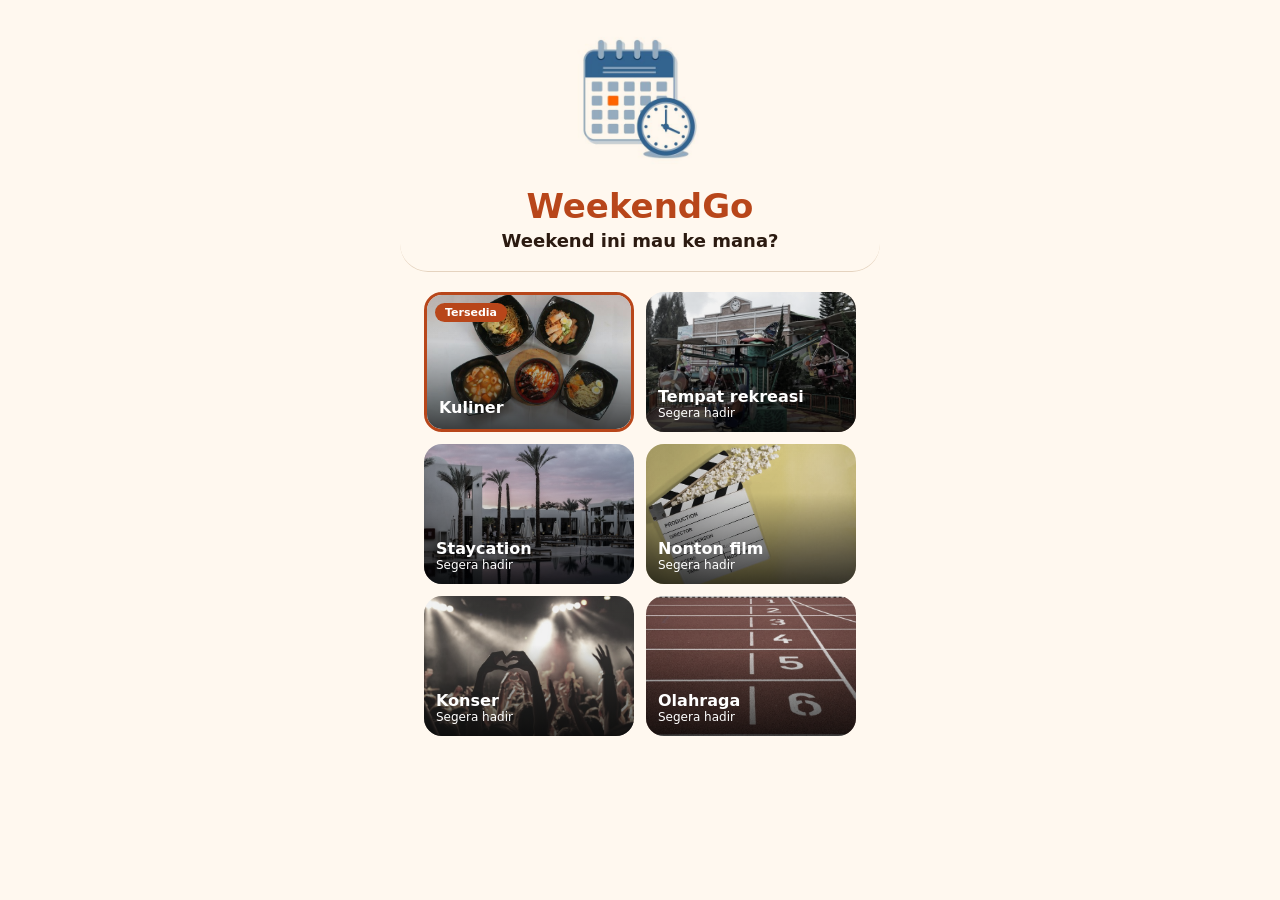
<file: index.html>
<!DOCTYPE html>
<html lang="id">
<head>
  <meta charset="UTF-8">
  <meta name="viewport" content="width=device-width, initial-scale=1.0">
  <title>Weekend Go</title>
  <link rel="stylesheet" href="css/style.css">
</head>
    <header class="hero">
    <div class="hero-text">
            <img src="assets/images/calender.jpg" alt="Ilustrasi kalender dan jam" width="150" height="150" style="margin: 0 auto 8px; mix-blend-mode: multiply;">
      <p class="brand">WeekendGo</p>
      <h1>Weekend ini mau ke mana?</h1>
    </div>
  </header>

  <main class="home">

        <nav class="menu">
      <a href="search.html" class="menu-item active">
        <img src="assets/images/food.jpg" alt="Hidangan kuliner">
        <div class="menu-text">
          <span>Kuliner</span>
          <small>Tersedia</small>
        </div>
      </a>
      <div class="menu-item disabled">
        <img src="assets/images/recreation.jpg" alt="Taman bermain">
        <div class="menu-text">
          <span>Tempat rekreasi</span>
          <small>Segera hadir</small>
        </div>
      </div>
      <div class="menu-item disabled">
        <img src="assets/images/staycation.jpg" alt="Kolam renang resor">
        <div class="menu-text">
          <span>Staycation</span>
          <small>Segera hadir</small>
        </div>
      </div>
      <div class="menu-item disabled">
        <img src="assets/images/movie.jpg" alt="Clapperboard dan popcorn" class="img-left">
        <div class="menu-text">
          <span>Nonton film</span>
          <small>Segera hadir</small>
        </div>
      </div>
      <div class="menu-item disabled">
        <img src="assets/images/concert.jpg" alt="Penonton konser">
        <div class="menu-text">
          <span>Konser</span>
          <small>Segera hadir</small>
        </div>
      </div>
      <div class="menu-item disabled">
        <img src="assets/images/sports.jpg" alt="Lintasan lari">
        <div class="menu-text">
          <span>Olahraga</span>
          <small>Segera hadir</small>
        </div>
      </div>
    </nav>
  </main>
</html>
</file>
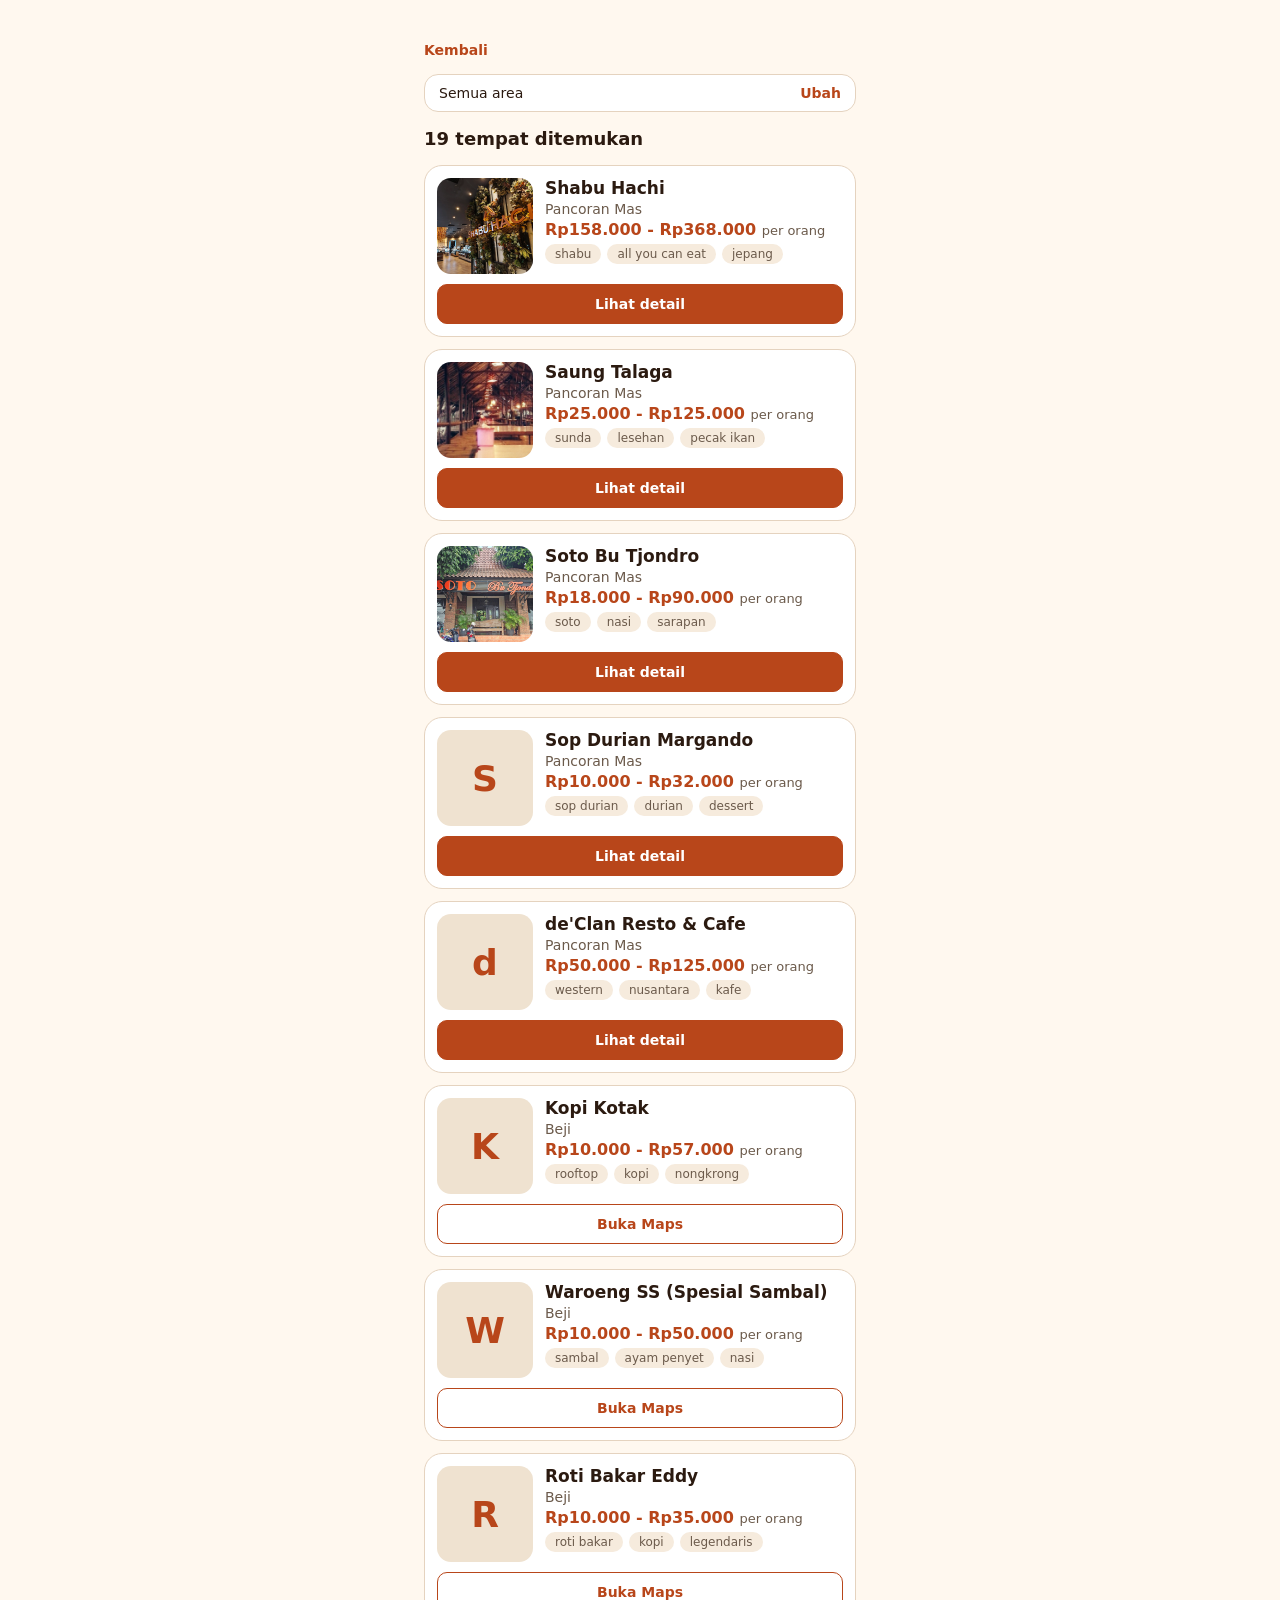
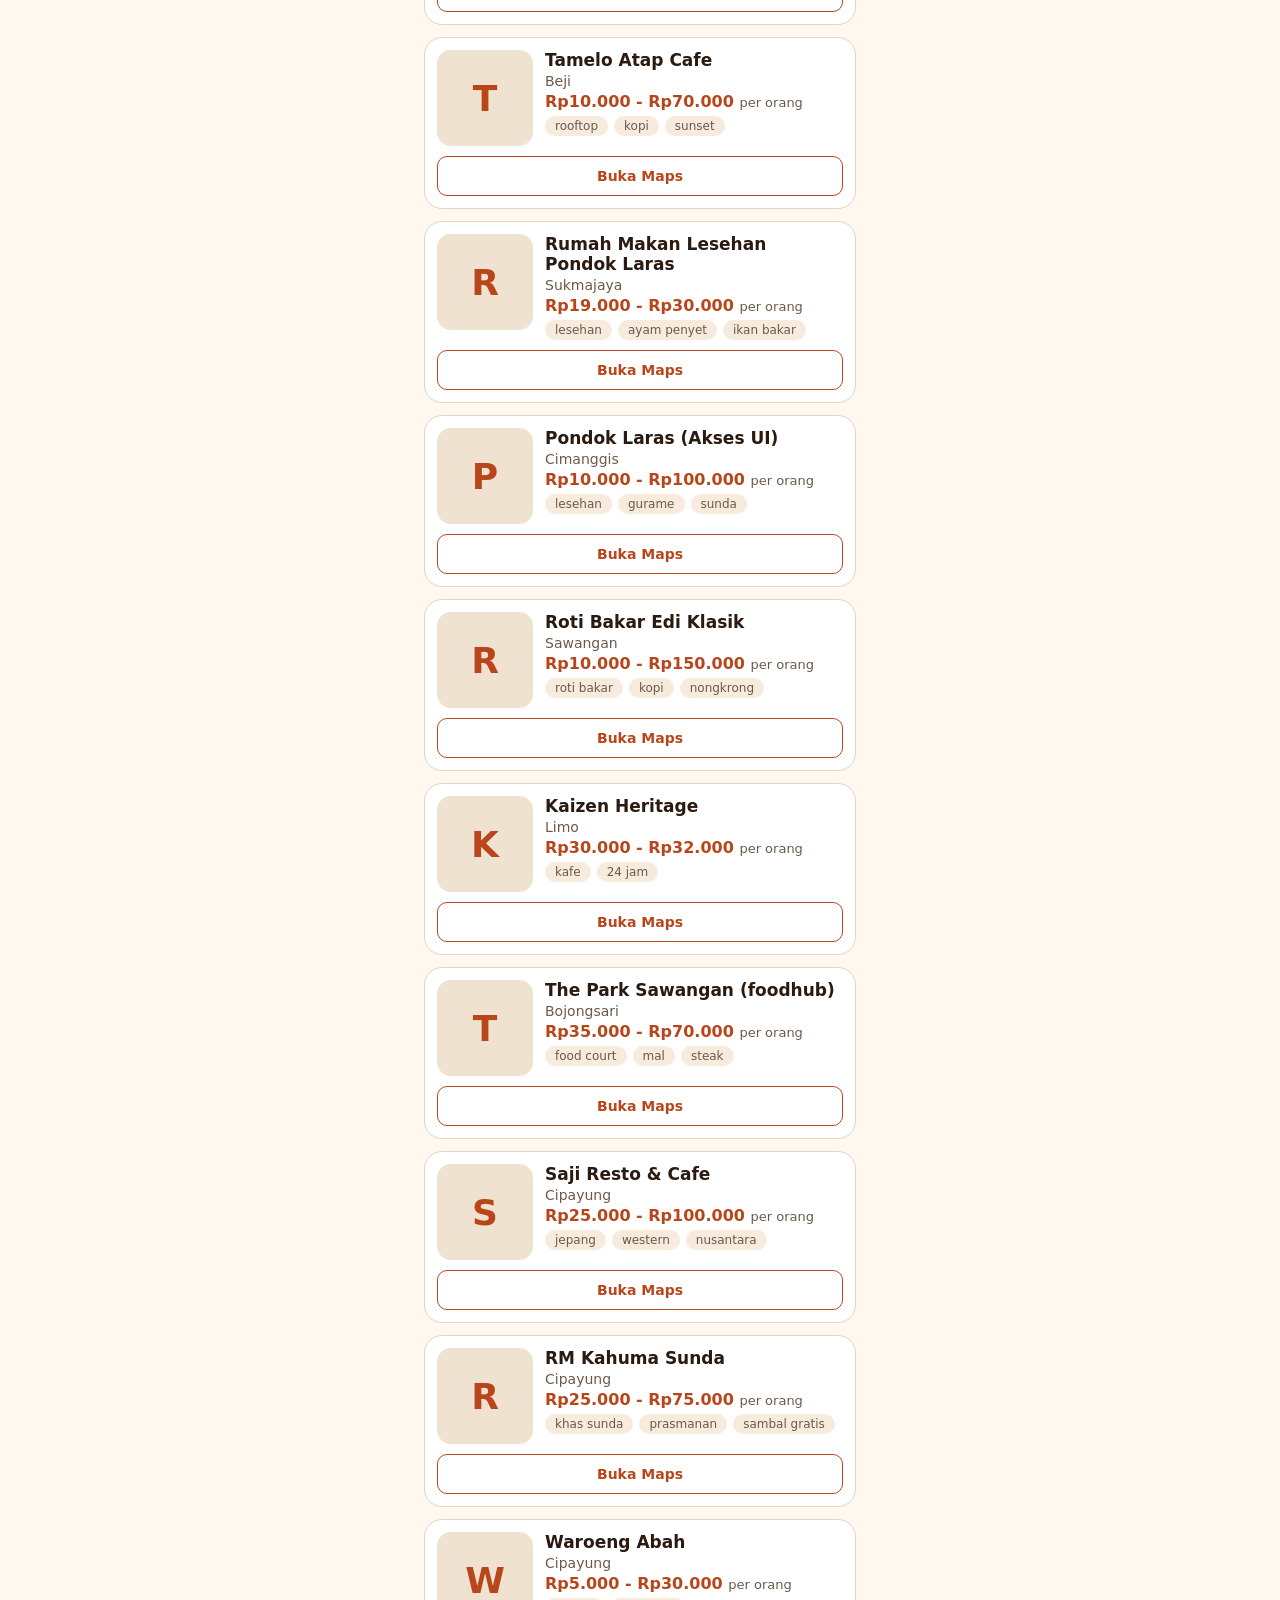
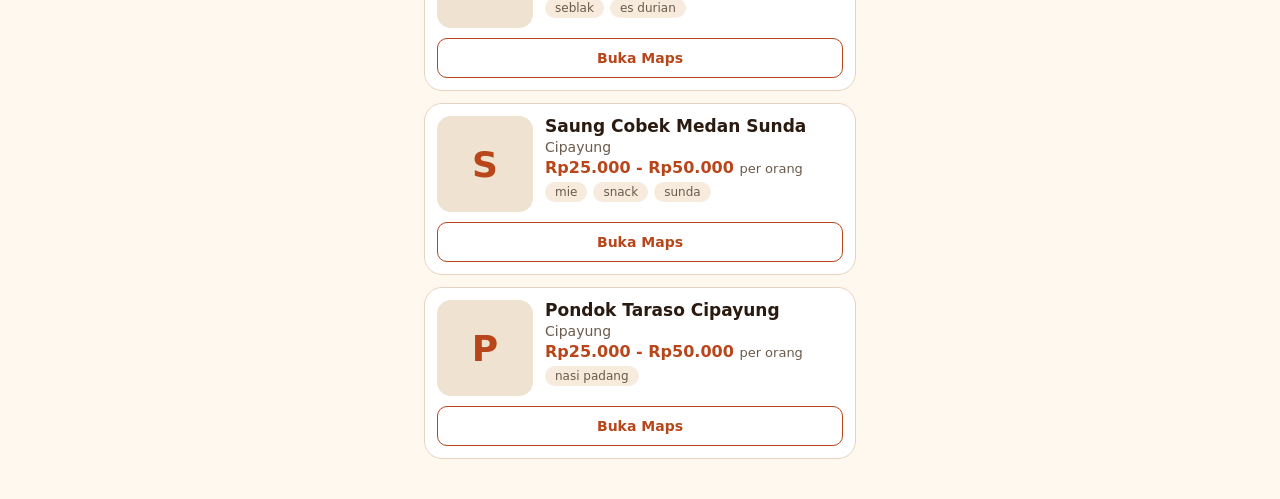
<file: results.html>
<!DOCTYPE html>
<html lang="id">
<head>
  <meta charset="UTF-8">
  <meta name="viewport" content="width=device-width, initial-scale=1.0">
  <title>Hasil Pencarian - Weekend Go</title>
  <link rel="stylesheet" href="css/style.css">
</head>
<body>
  <main>
    <a href="search.html" class="back-link">Kembali</a>

    <div class="summary-bar">
      <span id="summary"></span>
      <a href="search.html">Ubah</a>
    </div>

    <section id="results"></section>
  </main>

  <script src="js/data.js"></script>
  <script src="js/results.js"></script>
</body>
</html>
</file>
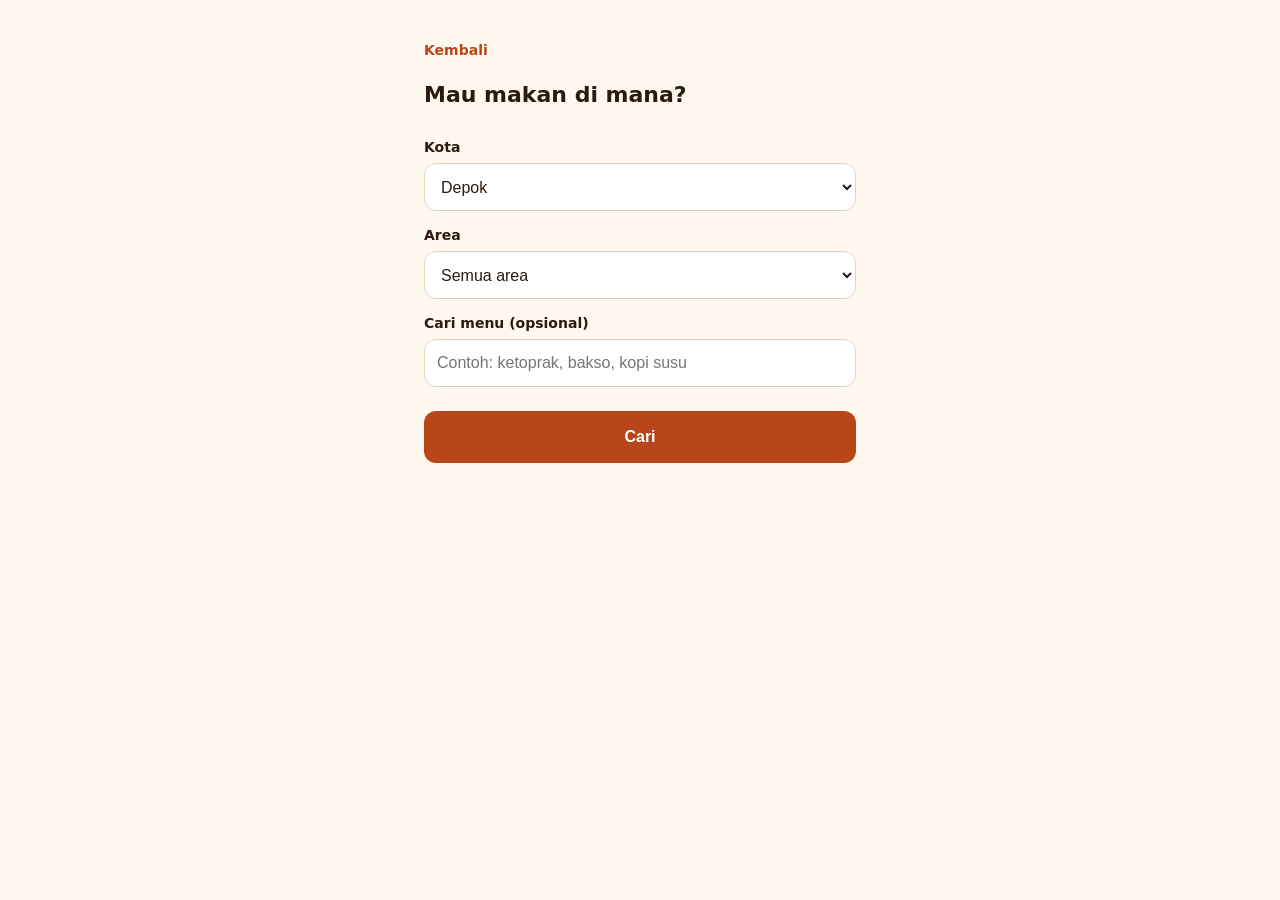
<file: search.html>
<!DOCTYPE html>
<html lang="id">
<head>
  <meta charset="UTF-8">
  <meta name="viewport" content="width=device-width, initial-scale=1.0">
  <title>Cari Kuliner - Weekend Go</title>
  <link rel="stylesheet" href="css/style.css">
</head>
<body>
    <main>
    <a href="index.html" class="back-link">Kembali</a>
    <h1>Mau makan di mana?</h1>

    <form id="search-form" action="results.html" method="get">
      <label for="city">Kota</label>
      <select id="city" name="city">
        <option value="depok" selected>Depok</option>
        <option value="bogor" disabled>Bogor (segera hadir)</option>
        <option value="jakarta" disabled>Jakarta (segera hadir)</option>
        <option value="bekasi" disabled>Bekasi (segera hadir)</option>
      </select>

      <label for="area">Area</label>
        <select id="area" name="area">
        <option value="all">Semua area</option>
        <option value="beji">Beji</option>
        <option value="pancoran-mas">Pancoran Mas</option>
        <option value="cipayung">Cipayung</option>
        <option value="sukmajaya">Sukmajaya</option>
        <option value="cimanggis">Cimanggis</option>
        <option value="cilodong" disabled>Cilodong (segera hadir)</option>
        <option value="tapos" disabled>Tapos (segera hadir)</option>
        <option value="cinere" disabled>Cinere (segera hadir)</option>
        <option value="limo">Limo</option>
        <option value="sawangan">Sawangan</option>
        <option value="bojongsari">Bojongsari</option>
      </select>

      <label for="keyword">Cari menu (opsional)</label>
      <input type="text" id="keyword" name="keyword" placeholder="Contoh: ketoprak, bakso, kopi susu">

      <button type="submit">Cari</button>
    </form>
  </main>

</body>
</html>
</file>
<file: css/style.css>
:root {
  --color-bg: #FFF8EF;
  --color-text: #2B1A10;
  --color-muted: #6B5A4B;
  --color-primary: #B8461A;
  --color-border: #E5D3BF;
  --color-surface: #FFFFFF;
  --radius: 16px;
}

* {
  box-sizing: border-box;
}

body {
  margin: 0;
  font-family: system-ui, -apple-system, "Segoe UI", sans-serif;
  background: var(--color-bg);
  color: var(--color-text);
}

main {
  max-width: 480px;
  margin: 0 auto;
  padding: 40px 24px;
}

.brand {
  margin: 0;
  font-size: 32px;
  font-weight: 700;
  color: var(--color-primary);
}

h1 {
  margin: 8px 0 24px;
  font-size: 22px;
  font-weight: 600;
}

/* ===== ini untuk kotak terluar hero: latar krem, sudut bawah membulat ===== */
.hero {
  max-width: 480px;
  margin: 0 auto;
  padding: 24px 24px 20px;
  text-align: center;
  background: var(--color-bg);
  border-bottom: 1px solid var(--color-border);
  border-radius: 0 0 28px 28px;
}

/* ===== ini untuk membuat agar tampilannya turun kebawah ===== */
.hero-text {
  display: flex;
  flex-direction: column;
  gap: 4px;
}

/* ===== ini untuk tulisan WeekEndGo ===== */
.hero .brand {
  font-size: 34px;
  color: var(--color-primary);
}


.hero h1 {
  margin: 0;
  font-size: 18px;
  font-weight: 600;
  color: var(--color-text);
}

main.home {
  padding-top: 20px;
}

.menu {
  display: grid;
  grid-template-columns: 1fr 1fr;
  gap: 12px;
}

.menu-item {
  position: relative;
  height: 140px;
  overflow: hidden;
  border-radius: 18px;
  text-decoration: none;
  color: #FFFFFF;
}

.menu-item img {
  position: absolute;
  inset: 0;
  width: 100%;
  height: 100%;
  object-fit: cover;
}

.menu-item img.img-left {
  object-position: left center;
}

.menu-text {
  position: absolute;
  inset: 0;
  display: flex;
  flex-direction: column;
  justify-content: flex-end;
  padding: 12px;
  background: linear-gradient(to top, rgba(0, 0, 0, 0.72), rgba(0, 0, 0, 0.05) 65%);
}

.menu-item span {
  font-size: 16px;
  font-weight: 700;
}

.menu-item small {
  font-size: 12px;
}

.menu-item.active {
  border: 3px solid var(--color-primary);
}

.menu-item.active small {
  position: absolute;
  top: 8px;
  left: 8px;
  padding: 3px 10px;
  font-size: 11px;
  font-weight: 700;
  color: #FFFFFF;
  background: var(--color-primary);
  border-radius: 10px;
}

.menu-item.disabled {
  filter: grayscale(65%);
}

/* ===== Halaman cari ===== */

.back-link {
  display: inline-block;
  margin-bottom: 16px;
  font-size: 14px;
  font-weight: 600;
  color: var(--color-primary);
  text-decoration: none;
}

.tabs {
  display: flex;
  gap: 8px;
  margin-bottom: 24px;
}

.tab {
  flex: 1;
  height: 44px;
  font-size: 15px;
  font-weight: 600;
  color: var(--color-primary);
  background: var(--color-surface);
  border: 1px solid var(--color-border);
  border-radius: 12px;
  cursor: pointer;
}

.tab.active {
  color: #FFFFFF;
  background: var(--color-primary);
  border-color: var(--color-primary);
}

#search-form {
  display: flex;
  flex-direction: column;
  gap: 8px;
}

#search-form label {
  margin-top: 8px;
  font-size: 14px;
  font-weight: 600;
}

#search-form input,
#search-form select {
  height: 48px;
  padding: 0 12px;
  font-size: 16px;
  color: var(--color-text);
  background: var(--color-surface);
  border: 1px solid var(--color-border);
  border-radius: 12px;
}

#search-form button {
  height: 52px;
  margin-top: 16px;
  font-size: 16px;
  font-weight: 700;
  color: #FFFFFF;
  background: var(--color-primary);
  border: 0;
  border-radius: 12px;
  cursor: pointer;
}

/* ===== Hasil pencarian ===== */

#results {
  display: flex;
  flex-direction: column;
  gap: 12px;
  margin-top: 0;
}

.place-card {
  display: flex;
  flex-direction: column;
  gap: 6px;
  padding: 16px;
  background: var(--color-surface);
  border: 1px solid var(--color-border);
  border-radius: var(--radius);
}

.place-card h2 {
  margin: 0;
  font-size: 17px;
  font-weight: 700;
}

.place-meta {
  margin: 0;
  font-size: 14px;
  color: var(--color-muted);
  text-transform: capitalize;
}

.place-price {
  margin: 0;
  font-size: 16px;
  font-weight: 700;
  color: var(--color-primary);
}

.place-price small {
  font-size: 13px;
  font-weight: 400;
  color: var(--color-muted);
}

.empty {
  padding: 24px 16px;
  text-align: center;
  font-size: 14px;
  color: var(--color-muted);
  border: 2px dashed var(--color-border);
  border-radius: var(--radius);
}

/* ===== Halaman detail ===== */

.slider {
  position: relative;
  margin-bottom: 16px;
  border-radius: var(--radius);
  overflow: hidden;
}

.slider-track {
  display: flex;
  overflow-x: auto;
  scroll-snap-type: x mandatory;
  scrollbar-width: none;
}

.slider-track::-webkit-scrollbar {
  display: none;
}

.slide {
  flex: 0 0 100%;
  height: 260px;
  display: flex;
  align-items: center;
  justify-content: center;
  scroll-snap-align: start;
  background: #EFE2D0;
  color: var(--color-muted);
  font-size: 14px;
}

.slide img {
  width: 100%;
  height: 100%;
  object-fit: cover;
}

.slider-btn {
  position: absolute;
  top: 50%;
  width: 40px;
  height: 40px;
  margin-top: -20px;
  font-size: 22px;
  font-weight: 700;
  line-height: 1;
  color: var(--color-primary);
  background: var(--color-surface);
  border: 0;
  border-radius: 50%;
  cursor: pointer;
}

.slider-btn.prev {
  left: 8px;
}

.slider-btn.next {
  right: 8px;
}

.slider-count {
  position: absolute;
  top: 10px;
  right: 10px;
  padding: 4px 10px;
  font-size: 12px;
  color: var(--color-text);
  background: var(--color-surface);
  border-radius: 12px;
}

#place-name {
  margin: 0;
  font-size: 24px;
  font-weight: 700;
}

.place-meta {
  margin-top: 4px;
}

.place-price {
  margin-top: 8px;
}

.info-card {
  margin-top: 16px;
  padding: 4px 16px;
  background: var(--color-surface);
  border: 1px solid #E5D3BF;
  border-radius: var(--radius);
}

.info-row {
  display: flex;
  flex-direction: column;
  gap: 2px;
  padding: 10px 0;
  font-size: 14px;
  border-bottom: 1px solid #EFE2D0;
}

.info-row:last-child {
  border-bottom: 0;
}

.info-label {
  font-size: 12px;
  color: var(--color-muted);
}

.info-note {
  margin: 12px 0 0;
  font-size: 12px;
  color: var(--color-muted);
}

.action-bar {
  display: flex;
  gap: 8px;
  margin-top: 24px;
}

.btn {
  flex: 1;
  display: flex;
  align-items: center;
  justify-content: center;
  height: 48px;
  font-size: 15px;
  font-weight: 700;
  text-decoration: none;
  border-radius: 12px;
}

.btn-outline {
  color: var(--color-primary);
  background: var(--color-surface);
  border: 1px solid var(--color-primary);
}

.btn-primary {
  color: #FFFFFF;
  background: var(--color-primary);
  border: 1px solid var(--color-primary);
}


/* ===== Lightbox (foto diperbesar) ===== */

.slide img {
  cursor: zoom-in;
}

.lightbox {
  position: fixed;
  inset: 0;
  z-index: 100;
  display: flex;
  align-items: center;
  justify-content: center;
  background: rgba(0, 0, 0, 0.9);
    touch-action: pan-y pinch-zoom;
}

.lightbox[hidden] {
  display: none;
}

.lightbox img {
  max-width: 100%;
  max-height: 85vh;
  object-fit: contain;
}

.lightbox-close,
.lightbox-nav {
  position: absolute;
  width: 44px;
  height: 44px;
  color: #FFFFFF;
  background: rgba(255, 255, 255, 0.15);
  border: 0;
  border-radius: 50%;
  cursor: pointer;
}

.lightbox-close {
  top: 16px;
  right: 16px;
  font-size: 28px;
}

.lightbox-nav {
  top: 50%;
  margin-top: -22px;
  font-size: 26px;
}

.lightbox-nav.prev {
  left: 12px;
}

.lightbox-nav.next {
  right: 12px;
}

.lightbox-count {
  position: absolute;
  bottom: 20px;
  left: 0;
  right: 0;
  text-align: center;
  font-size: 14px;
  color: #FFFFFF;
}

/* ===== Kartu hasil versi baru ===== */

.result-count {
  margin: 0 0 4px;
  font-size: 18px;
  font-weight: 800;
}

.place-card {
  gap: 10px;
  padding: 12px;
  border-radius: 18px;
}

.card-main {
  display: flex;
  gap: 12px;
}

.card-thumb {
  display: block;
  flex: 0 0 96px;
  width: 96px;
  height: 96px;
  border-radius: 14px;
  object-fit: cover;
}

.card-thumb-empty {
  display: flex;
  align-items: center;
  justify-content: center;
  font-size: 36px;
  font-weight: 800;
  color: var(--color-primary);
  background: #EFE2D0;
}

.card-body {
  display: flex;
  flex-direction: column;
  gap: 3px;
  min-width: 0;
}

.card-body .place-meta,
.card-body .place-price {
  margin-top: 0;
}

.chips {
  display: flex;
  flex-wrap: wrap;
  gap: 6px;
  margin-top: 2px;
}

.chip {
  padding: 3px 10px;
  font-size: 12px;
  color: var(--color-muted);
  background: #F6EBDD;
  border-radius: 10px;
}

.card-actions {
  display: flex;
  gap: 8px;
}

.btn-small {
  height: 40px;
  font-size: 14px;
  border-radius: 10px;
}

/* ===== Halaman hasil ===== */

.summary-bar {
  display: flex;
  justify-content: space-between;
  align-items: center;
  margin-bottom: 16px;
  padding: 10px 14px;
  font-size: 14px;
  background: var(--color-surface);
  border: 1px solid var(--color-border);
  border-radius: 14px;
}

.summary-bar a {
  font-weight: 700;
  color: var(--color-primary);
  text-decoration: none;
}

.place-card {
  position: relative;
}

.card-actions .btn-outline {
  position: relative;
  z-index: 1;
}

/* ===== Foto menu di halaman detail ===== */

.menu-photos {
  margin-top: 24px;
}

.menu-photos[hidden] {
  display: none;
}

.menu-photos h2 {
  margin: 0 0 12px;
  font-size: 18px;
  font-weight: 700;
}

.menu-grid {
  display: grid;
  grid-template-columns: 1fr;
  gap: 10px;
}

.menu-grid img {
  display: block;
  width: 100%;
  height: auto;
  background: #EFE2D0;
  border: 1px solid var(--color-border);
  border-radius: 12px;
  cursor: zoom-in;
}

.menu-grid .slide {
  display: block;
  flex: none;
  height: auto;
  background: none;
}
</file>
